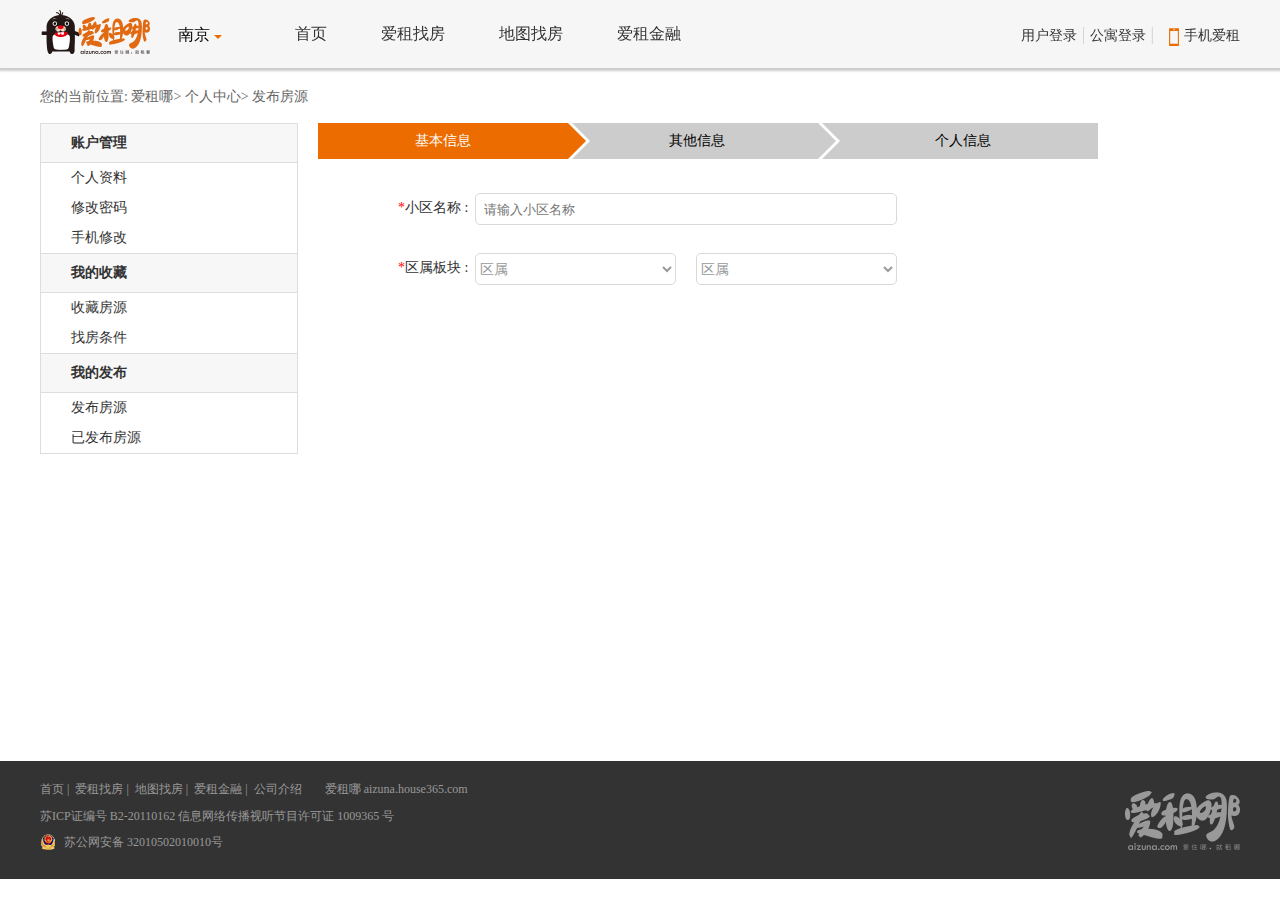
<file: web/index.html>
<!DOCTYPE html>
<html lang="en">
<head>
    <meta charset="UTF-8" />
    <title>Document</title>
    <link rel=stylesheet href="css/index.css">
    <link rel="stylesheet" href="css/iconfont.css">
</head>
<body>
    <div class="title">
        <div class="title-son">
            <img src="image/logo.png" alt="logo" class="logo">
            <div class="menu-per">
                <div class="select">南京</div>
                <div class="triangle"></div>
                    <div class="menu">
                        <div class="triangle1"></div>
                        <div class="triangle1"></div>
                        <div class="cont"></div>
                    </div>
            </div>
            <div class="gps">
                <a href="" title="">首页</a>
                <a href="" title="">爱租找房</a>
                <a href="" title="">地图找房</a>
                <a href="" title="">爱租金融</a>
            </div>
            <div class="gps-right">
                <div class='left'><a href="" title="">用户登录</a>&nbsp;|</div>
                <div class='left'>&nbsp;<a href="" title="">公寓登录</a>&nbsp;|</div>
                <div class='left'><span>&#xe619;</span><a href="" title="">手机爱租</a></div>
            </div>
        </div>
    </div>
    <div class="info"></div>
    <div class="body">
        <div class="site">
            您的当前位置:
            <a href="">爱租哪></a>
            <a href="">个人中心></a>
            <a href="">发布房源</a>
        </div>
        <div class="con">
            <div class="left">
                <div class="left-son">
                    <h1>账户管理</h1>
                </div>
                <div class="left-son1">
                    <a href="">个人资料</a>
                    <a href="">修改密码</a>
                    <a href="">手机修改</a>
                </div>
                <div class="left-son">
                    <h1>我的收藏</h1>
                </div>
                <div class="left-son1">
                    <a href="">收藏房源</a>
                    <a href="">找房条件</a>
                </div>
                <div class="left-son">
                    <h1>我的发布</h1>
                </div>
                <div class="left-son1 bor">
                    <a href="">发布房源</a>
                    <a href="">已发布房源</a>
                </div>
            </div>
            <div class="right">
                <div class="mes">
                    <div class="numer">基本信息</div>
                    <div class="num-tran"></div>
                    <div class="num-tran2"></div>
                    <div class="numer2">其他信息</div>
                    <div class="num2-tran"></div>
                    <div class="num2-tran2"></div>
                    <div class="numer3">个人信息</div>
                </div>
                <div class="width540">
                    <div class="right-son a">
                        <div class="font"><span>*</span>小区名称&nbsp;:&nbsp;&nbsp;</div>
                        <div class='input'>
                            <input type="text" name="" value="" placeholder="请输入小区名称">
                        </div>
                        <span class="text"></span>
                    </div>
                </div>
                <div class="width540">
                    <div class="right-son">
                        <div class="font"><span>*</span>区属板块&nbsp;:&nbsp;&nbsp;</div>
                        <div class='input width'>
                            <select>
                                <option value="">区属</option>
                                <option value="">区属</option>
                            </select>
                        </div>
                        <div class='input width mar'>
                            <select>
                                <option value="">区属</option>
                                <option value="">区属</option>
                            </select>
                        </div>
                        <span></span>
                    </div>
                </div>
<!--                 <div class="right-son marl">
                    <div class="font"><span>*</span>户型&nbsp;:&nbsp;&nbsp;</div>
                    <div class='input1 width1'>
                        <input type="text" name="" value="" placeholder="">
                    </div>
                    <span title=''>室</span>
                    <div class='input1 width1'>
                        <input type="text" name="" value="" placeholder="">
                    </div>
                    <span title=''>厅</span>
                    <div class='input1 width1'>
                        <input type="text" name="" value="" placeholder="">
                    </div>
                    <span title=''>卫</span>
                    <div class='input1 width1'>
                        <input type="text" name="" value="" placeholder="">
                    </div>
                    <span title=''>阳台</span>
                </div>
                <div class="right-son">
                    <div class="font"><span>*</span>出租形式&nbsp;:&nbsp;&nbsp;</div>
                    <div class='input'>
                        <input type="text" name="" value="" placeholder="请输入小区名称">
                    </div>
                </div>
                <div class="right-son marl">
                    <div class="font"><span>*</span>面积&nbsp;:&nbsp;&nbsp;</div>
                    <div class='input'>
                        <input type="text" name="" value="" placeholder="请输入面积">
                    </div>
                </div>
                <div class="right-son marl">
                    <div class="font"><span>*</span>租金&nbsp;:&nbsp;&nbsp;</div>
                    <div class='input'>
                        <input type="text" name="" value="" placeholder="请输入租金">
                    </div>
                </div>
                <div class="right-son">
                    <div class="font"><span>*</span>付款方式&nbsp;:&nbsp;&nbsp;</div>
                    <div class='input1'>
                        <input type="text" name="" value="" placeholder="请输入小区名称">
                    </div>
                </div>
                <div class="right-son">
                    <div class="font"><span>*</span>手机号码&nbsp;:&nbsp;&nbsp;</div>
                    <div class='input1'>
                        <input type="text" name="" value="" placeholder="请输入手机号码">
                    </div>
                </div>
                <div class="step-per">
                    <input type="button" name="" value="提交" class='step'>
                </div> -->
            </div>
        </div>
    </div>
    <div class="bottom">
        <div class="bottom-son">
            <div class="left">
                <a href="">首页</a>&nbsp;|&nbsp;
                <a href="">爱租找房</a>&nbsp;|&nbsp;
                <a href="">地图找房</a>&nbsp;|&nbsp;
                <a href="">爱租金融</a>&nbsp;|&nbsp;
                <a href="">公司介绍</a>
                <a href="" title="">爱租哪 aizuna.house365.com</a><br/>
                <span title=''>苏ICP证编号 B2-20110162 信息网络传播视听节目许可证 1009365 号</span>
                <div class="mar1">
                    <img src="image/plice.jpg" alt="">
                    <span>苏公网安备 32010502010010号</span>
                </div>
            </div>
            <div class="right">
                <img src="image/bottom-logo.png" alt="">
            </div>
        </div>
    </div>
</body>
</html>
<script src='js/jquery.min.js'></script>
<script src='js/index.js'></script>
</file>
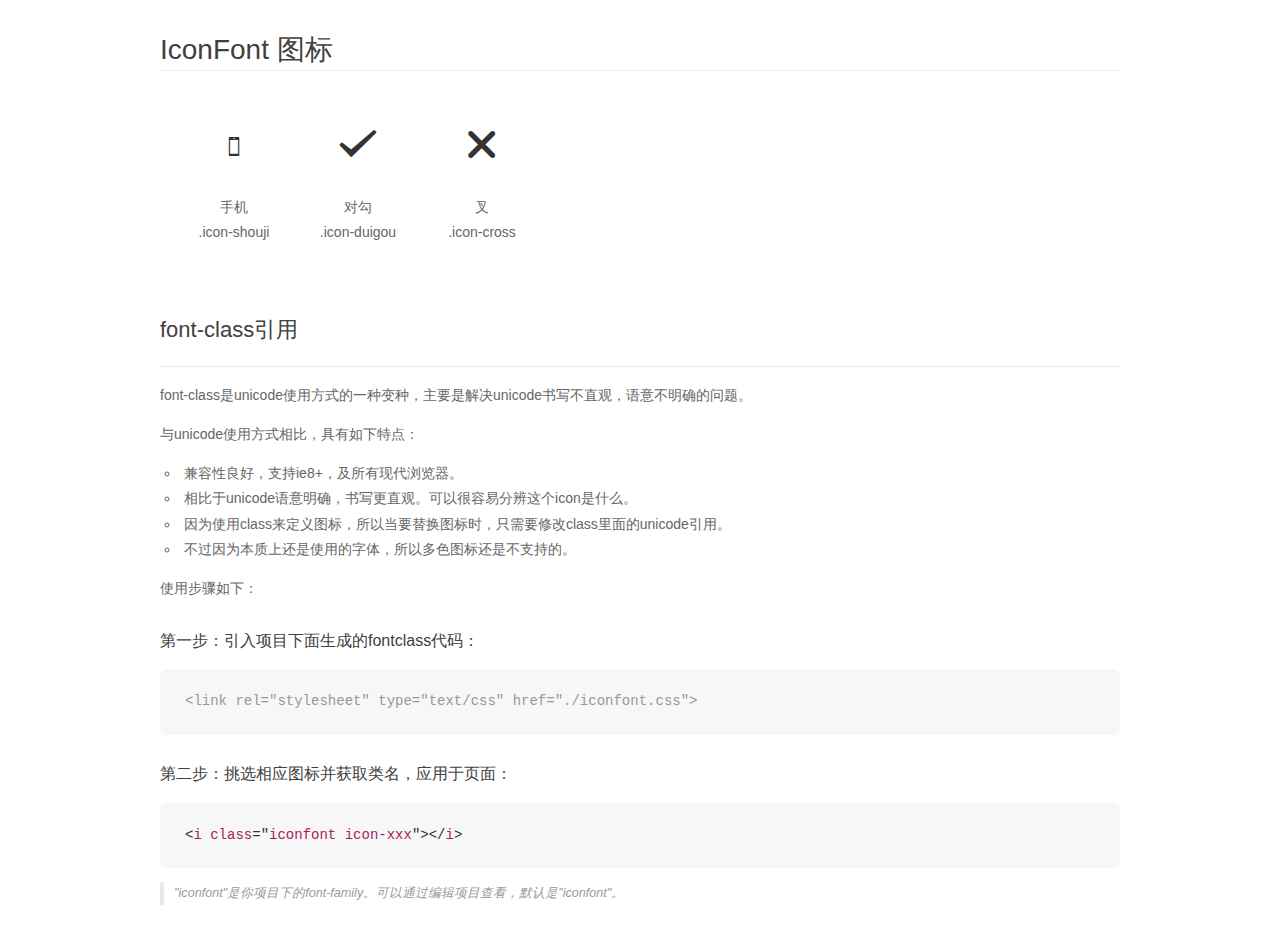
<file: web/css/demo_fontclass.html>
<!DOCTYPE html>
<html>
<head>
    <meta charset="utf-8"/>
    <title>IconFont</title>
    <link rel="stylesheet" href="demo.css">
    <link rel="stylesheet" href="iconfont.css">
</head>
<body>
    <div class="main markdown">
        <h1>IconFont 图标</h1>
        <ul class="icon_lists clear">
            
                <li>
                <i class="icon iconfont icon-shouji"></i>
                    <div class="name">手机</div>
                    <div class="fontclass">.icon-shouji</div>
                </li>
            
                <li>
                <i class="icon iconfont icon-duigou"></i>
                    <div class="name">对勾</div>
                    <div class="fontclass">.icon-duigou</div>
                </li>
            
                <li>
                <i class="icon iconfont icon-cross"></i>
                    <div class="name">叉 </div>
                    <div class="fontclass">.icon-cross</div>
                </li>
            
        </ul>

        <h2 id="font-class-">font-class引用</h2>
        <hr>

        <p>font-class是unicode使用方式的一种变种，主要是解决unicode书写不直观，语意不明确的问题。</p>
        <p>与unicode使用方式相比，具有如下特点：</p>
        <ul>
        <li>兼容性良好，支持ie8+，及所有现代浏览器。</li>
        <li>相比于unicode语意明确，书写更直观。可以很容易分辨这个icon是什么。</li>
        <li>因为使用class来定义图标，所以当要替换图标时，只需要修改class里面的unicode引用。</li>
        <li>不过因为本质上还是使用的字体，所以多色图标还是不支持的。</li>
        </ul>
        <p>使用步骤如下：</p>
        <h3 id="-fontclass-">第一步：引入项目下面生成的fontclass代码：</h3>


        <pre><code class="lang-js hljs javascript"><span class="hljs-comment">&lt;link rel="stylesheet" type="text/css" href="./iconfont.css"&gt;</span></code></pre>
        <h3 id="-">第二步：挑选相应图标并获取类名，应用于页面：</h3>
        <pre><code class="lang-css hljs">&lt;<span class="hljs-selector-tag">i</span> <span class="hljs-selector-tag">class</span>="<span class="hljs-selector-tag">iconfont</span> <span class="hljs-selector-tag">icon-xxx</span>"&gt;&lt;/<span class="hljs-selector-tag">i</span>&gt;</code></pre>
        <blockquote>
        <p>"iconfont"是你项目下的font-family。可以通过编辑项目查看，默认是"iconfont"。</p>
        </blockquote>
    </div>
</body>
</html>
</file>
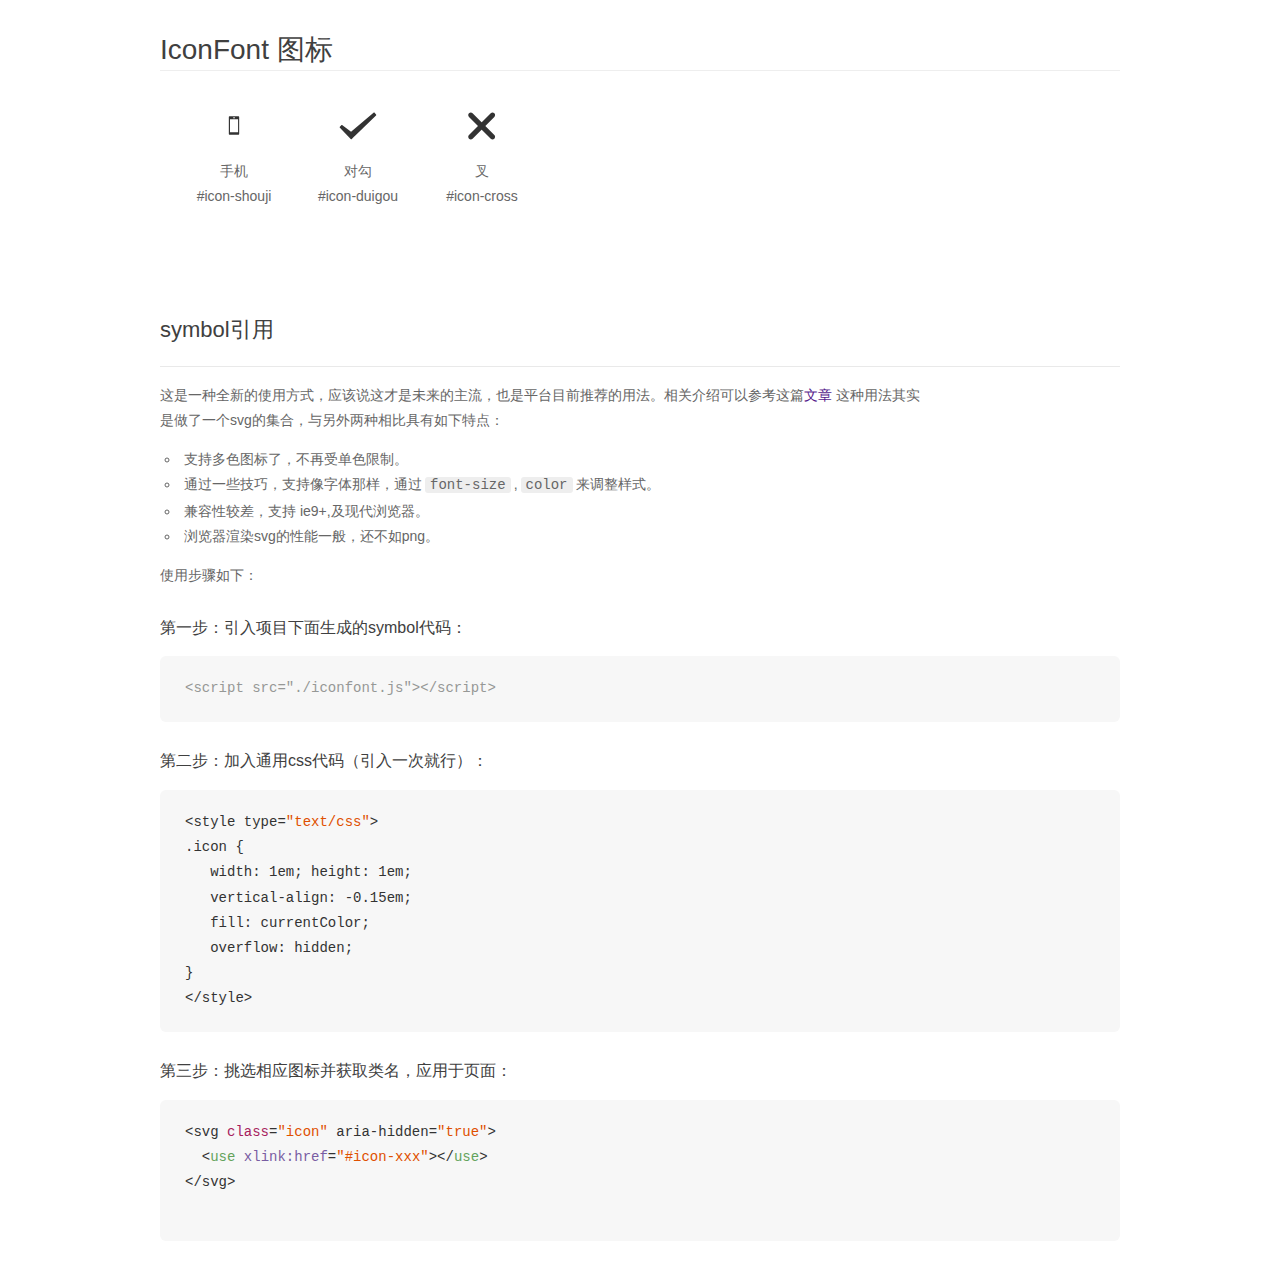
<file: web/css/demo_symbol.html>
<!DOCTYPE html>
<html>
<head>
    <meta charset="utf-8"/>
    <title>IconFont</title>
    <link rel="stylesheet" href="demo.css">
    <script src="iconfont.js"></script>

    <style type="text/css">
        .icon {
          /* 通过设置 font-size 来改变图标大小 */
          width: 1em; height: 1em;
          /* 图标和文字相邻时，垂直对齐 */
          vertical-align: -0.15em;
          /* 通过设置 color 来改变 SVG 的颜色/fill */
          fill: currentColor;
          /* path 和 stroke 溢出 viewBox 部分在 IE 下会显示
             normalize.css 中也包含这行 */
          overflow: hidden;
        }

    </style>
</head>
<body>
    <div class="main markdown">
        <h1>IconFont 图标</h1>
        <ul class="icon_lists clear">
            
                <li>
                    <svg class="icon" aria-hidden="true">
                        <use xlink:href="#icon-shouji"></use>
                    </svg>
                    <div class="name">手机</div>
                    <div class="fontclass">#icon-shouji</div>
                </li>
            
                <li>
                    <svg class="icon" aria-hidden="true">
                        <use xlink:href="#icon-duigou"></use>
                    </svg>
                    <div class="name">对勾</div>
                    <div class="fontclass">#icon-duigou</div>
                </li>
            
                <li>
                    <svg class="icon" aria-hidden="true">
                        <use xlink:href="#icon-cross"></use>
                    </svg>
                    <div class="name">叉 </div>
                    <div class="fontclass">#icon-cross</div>
                </li>
            
        </ul>


        <h2 id="symbol-">symbol引用</h2>
        <hr>

        <p>这是一种全新的使用方式，应该说这才是未来的主流，也是平台目前推荐的用法。相关介绍可以参考这篇<a href="">文章</a>
        这种用法其实是做了一个svg的集合，与另外两种相比具有如下特点：</p>
        <ul>
          <li>支持多色图标了，不再受单色限制。</li>
          <li>通过一些技巧，支持像字体那样，通过<code>font-size</code>,<code>color</code>来调整样式。</li>
          <li>兼容性较差，支持 ie9+,及现代浏览器。</li>
          <li>浏览器渲染svg的性能一般，还不如png。</li>
        </ul>
        <p>使用步骤如下：</p>
        <h3 id="-symbol-">第一步：引入项目下面生成的symbol代码：</h3>
        <pre><code class="lang-js hljs javascript"><span class="hljs-comment">&lt;script src="./iconfont.js"&gt;&lt;/script&gt;</span></code></pre>
        <h3 id="-css-">第二步：加入通用css代码（引入一次就行）：</h3>
        <pre><code class="lang-js hljs javascript">&lt;style type=<span class="hljs-string">"text/css"</span>&gt;
.icon {
   width: <span class="hljs-number">1</span>em; height: <span class="hljs-number">1</span>em;
   vertical-align: <span class="hljs-number">-0.15</span>em;
   fill: currentColor;
   overflow: hidden;
}
&lt;<span class="hljs-regexp">/style&gt;</span></code></pre>
        <h3 id="-">第三步：挑选相应图标并获取类名，应用于页面：</h3>
        <pre><code class="lang-js hljs javascript">&lt;svg <span class="hljs-class"><span class="hljs-keyword">class</span></span>=<span class="hljs-string">"icon"</span> aria-hidden=<span class="hljs-string">"true"</span>&gt;<span class="xml"><span class="hljs-tag">
  &lt;<span class="hljs-name">use</span> <span class="hljs-attr">xlink:href</span>=<span class="hljs-string">"#icon-xxx"</span>&gt;</span><span class="hljs-tag">&lt;/<span class="hljs-name">use</span>&gt;</span>
</span>&lt;<span class="hljs-regexp">/svg&gt;
        </span></code></pre>
    </div>
</body>
</html>
</file>
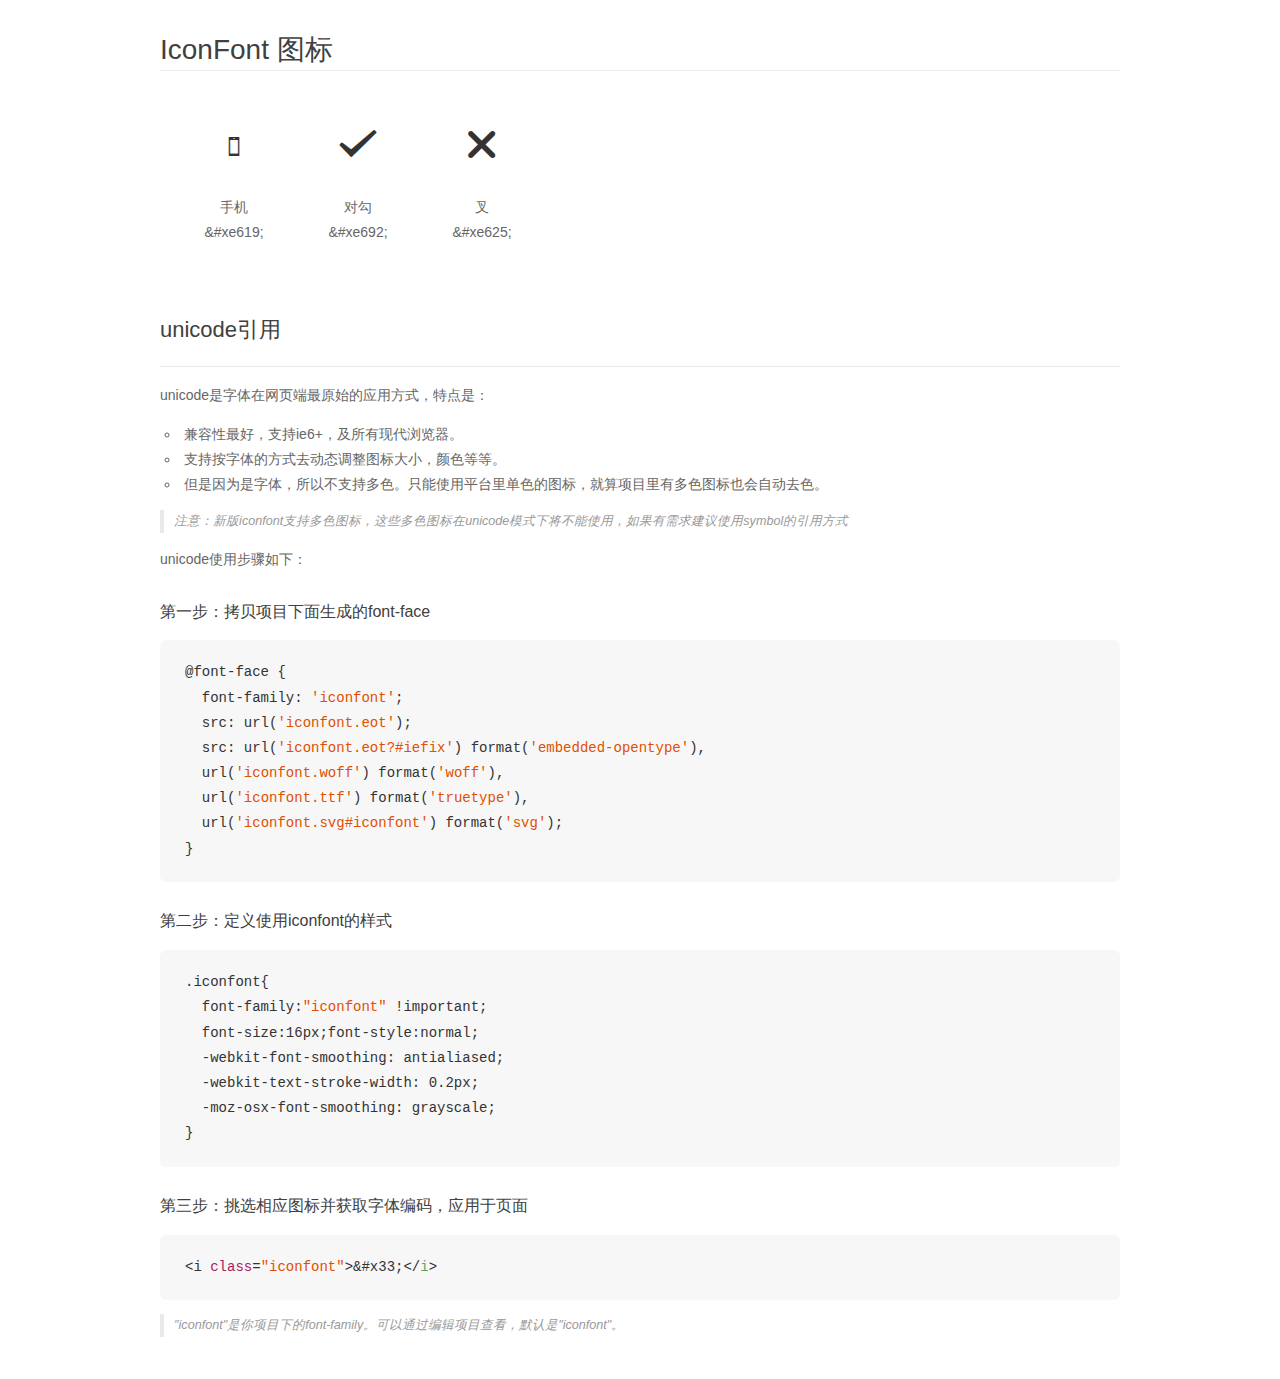
<file: web/css/demo_unicode.html>
<!DOCTYPE html>
<html>
<head>
    <meta charset="utf-8"/>
    <title>IconFont</title>
    <link rel="stylesheet" href="demo.css">

    <style type="text/css">

        @font-face {font-family: "iconfont";
          src: url('iconfont.eot'); /* IE9*/
          src: url('iconfont.eot#iefix') format('embedded-opentype'), /* IE6-IE8 */
          url('iconfont.woff') format('woff'), /* chrome, firefox */
          url('iconfont.ttf') format('truetype'), /* chrome, firefox, opera, Safari, Android, iOS 4.2+*/
          url('iconfont.svg#iconfont') format('svg'); /* iOS 4.1- */
        }

        .iconfont {
          font-family:"iconfont" !important;
          font-size:16px;
          font-style:normal;
          -webkit-font-smoothing: antialiased;
          -webkit-text-stroke-width: 0.2px;
          -moz-osx-font-smoothing: grayscale;
        }

    </style>
</head>
<body>
    <div class="main markdown">
        <h1>IconFont 图标</h1>
        <ul class="icon_lists clear">
            
                <li>
                <i class="icon iconfont">&#xe619;</i>
                    <div class="name">手机</div>
                    <div class="code">&amp;#xe619;</div>
                </li>
            
                <li>
                <i class="icon iconfont">&#xe692;</i>
                    <div class="name">对勾</div>
                    <div class="code">&amp;#xe692;</div>
                </li>
            
                <li>
                <i class="icon iconfont">&#xe625;</i>
                    <div class="name">叉 </div>
                    <div class="code">&amp;#xe625;</div>
                </li>
            
        </ul>
        <h2 id="unicode-">unicode引用</h2>
        <hr>

        <p>unicode是字体在网页端最原始的应用方式，特点是：</p>
        <ul>
        <li>兼容性最好，支持ie6+，及所有现代浏览器。</li>
        <li>支持按字体的方式去动态调整图标大小，颜色等等。</li>
        <li>但是因为是字体，所以不支持多色。只能使用平台里单色的图标，就算项目里有多色图标也会自动去色。</li>
        </ul>
        <blockquote>
        <p>注意：新版iconfont支持多色图标，这些多色图标在unicode模式下将不能使用，如果有需求建议使用symbol的引用方式</p>
        </blockquote>
        <p>unicode使用步骤如下：</p>
        <h3 id="-font-face">第一步：拷贝项目下面生成的font-face</h3>
        <pre><code class="lang-js hljs javascript">@font-face {
  font-family: <span class="hljs-string">'iconfont'</span>;
  src: url(<span class="hljs-string">'iconfont.eot'</span>);
  src: url(<span class="hljs-string">'iconfont.eot?#iefix'</span>) format(<span class="hljs-string">'embedded-opentype'</span>),
  url(<span class="hljs-string">'iconfont.woff'</span>) format(<span class="hljs-string">'woff'</span>),
  url(<span class="hljs-string">'iconfont.ttf'</span>) format(<span class="hljs-string">'truetype'</span>),
  url(<span class="hljs-string">'iconfont.svg#iconfont'</span>) format(<span class="hljs-string">'svg'</span>);
}
</code></pre>
        <h3 id="-iconfont-">第二步：定义使用iconfont的样式</h3>
        <pre><code class="lang-js hljs javascript">.iconfont{
  font-family:<span class="hljs-string">"iconfont"</span> !important;
  font-size:<span class="hljs-number">16</span>px;font-style:normal;
  -webkit-font-smoothing: antialiased;
  -webkit-text-stroke-width: <span class="hljs-number">0.2</span>px;
  -moz-osx-font-smoothing: grayscale;
}
</code></pre>
        <h3 id="-">第三步：挑选相应图标并获取字体编码，应用于页面</h3>
        <pre><code class="lang-js hljs javascript">&lt;i <span class="hljs-class"><span class="hljs-keyword">class</span></span>=<span class="hljs-string">"iconfont"</span>&gt;&amp;#x33;<span class="xml"><span class="hljs-tag">&lt;/<span class="hljs-name">i</span>&gt;</span></span></code></pre>

        <blockquote>
        <p>"iconfont"是你项目下的font-family。可以通过编辑项目查看，默认是"iconfont"。</p>
        </blockquote>
    </div>


</body>
</html>
</file>
<file: web/css/index.css>
* {
  padding: 0;
  margin: 0; }

html, body {
  height: 100%;
  font-family: 'Microsoft Yahei'; }

a {
  text-decoration: none; }

.title {
  width: 100%;
  height: 68px;
  background: #f6f6f6;
  box-shadow: 1px 1px 2px 2px #ccc;
  position: fixed;
  top: 0;
  left: 0;
  z-index: 10; }
  .title .title-son {
    width: 1200px;
    margin: 0 auto; }
    .title .title-son .logo {
      margin-top: 10px;
      float: left; }
    .title .title-son .menu-per .select {
      margin: 25px 0 0 28px;
      float: left;
      margin-right: 4px;
      cursor: pointer; }
    .title .title-son .menu-per .triangle {
      height: 0;
      width: 0;
      float: left;
      margin: 35px 23px 0 0;
      border-top: 4px solid #ec6c00;
      border-right: 4px solid transparent;
      border-left: 4px solid transparent;
      cursor: pointer; }
    .title .title-son .menu-per .menu {
      width: 200px;
      position: relative;
      left: 140px;
      top: 68px;
      display: none; }
      .title .title-son .menu-per .menu .triangle1, .title .title-son .menu-per .menu .triangle2 {
        height: 0;
        width: 0;
        position: absolute;
        top: -4px;
        left: 20px;
        border-bottom: 5px solid #ccc;
        border-right: 5px solid transparent;
        border-left: 5px solid transparent;
        z-index: 1; }
      .title .title-son .menu-per .menu .cont {
        position: absolute;
        top: 0;
        height: 100px;
        width: 200px;
        border: 1px solid #ccc;
        border-radius: 5px;
        background: #fff; }
      .title .title-son .menu-per .menu .triangle2 {
        left: 22px;
        border-bottom: 5px solid #fff;
        border-right: 4px solid transparent;
        border-left: 4px solid transparent;
        z-index: 2; }
    .title .title-son .gps {
      line-height: 68px;
      float: left; }
      .title .title-son .gps a {
        font-size: 16px;
        color: #333;
        margin-left: 50px; }
    .title .title-son .gps-right {
      line-height: 68px;
      float: right;
      color: #d2d2d2;
      font-size: 18px; }
      .title .title-son .gps-right .left {
        float: left; }
        .title .title-son .gps-right .left a {
          font-size: 14px;
          color: #333; }
        .title .title-son .gps-right .left span {
          text-align: center;
          width: 30px;
          height: 20px;
          font-family: 'iconfont';
          font-size: 40px;
          color: #ec6c00;
          display: block;
          float: left; }

.info {
  height: 70px;
  width: 100%; }

.body {
  width: 1200px;
  margin: 0 auto; }
  .body .site {
    line-height: 53px;
    font-size: 14px;
    color: #666666; }
    .body .site a {
      font-size: 14px;
      color: #666666; }
  .body .con {
    height: 638px; }
    .body .con .left {
      width: 258px;
      height: 380px;
      float: left; }
      .body .con .left .left-son {
        background: #f7f7f7;
        border: 1px solid #ddd; }
        .body .con .left .left-son h1 {
          font-size: 14px;
          color: #333;
          line-height: 38px;
          margin-left: 30px; }
      .body .con .left .left-son1 {
        border-left: 1px solid #ddd;
        border-right: 1px solid #ddd; }
        .body .con .left .left-son1 a {
          display: block;
          font-size: 14px;
          color: #333;
          line-height: 30px;
          margin-left: 30px; }
      .body .con .left .left-son1.bor {
        border-bottom: 1px solid #ddd; }
    .body .con .right {
      width: 780px;
      margin-left: 20px;
      float: left; }
      .body .con .right .mes {
        width: 780px;
        height: 36px;
        background: #ccc;
        margin-bottom: 34px;
        position: relative; }
        .body .con .right .mes .numer, .body .con .right .mes .numer2, .body .con .right .mes .numer3 {
          line-height: 36px;
          text-align: center;
          width: 250px;
          background: #ec6c00;
          font-size: 14px;
          color: #fff;
          position: absolute;
          top: 0;
          left: 0; }
        .body .con .right .mes .num-tran, .body .con .right .mes .num2-tran {
          border-top: 18px solid transparent;
          border-bottom: 18px solid transparent;
          border-left: 18px solid #ec6c00;
          position: absolute;
          top: 0;
          left: 250px;
          z-index: 3; }
        .body .con .right .mes .num-tran2, .body .con .right .mes .num2-tran2 {
          border-top: 22px solid transparent;
          border-bottom: 22px solid transparent;
          border-left: 22px solid #fff;
          position: absolute;
          top: -4px;
          left: 250px;
          z-index: 2; }
        .body .con .right .mes .numer2, .body .con .right .mes .numer3 {
          color: #000;
          left: 254px;
          background: #ccc; }
        .body .con .right .mes .num2-tran {
          border-left: 18px solid #ccc;
          left: 500px; }
        .body .con .right .mes .num2-tran2 {
          left: 500px; }
        .body .con .right .mes .numer3 {
          left: 520px; }
      .body .con .right .width540 {
        width: 540px;
        margin-left: 80px; }
        .body .con .right .width540 .right-son {
          float: left;
          margin-bottom: 28px;
          overflow: hidden; }
          .body .con .right .width540 .right-son .font {
            float: left;
            line-height: 30px;
            font-size: 14px;
            color: #333; }
            .body .con .right .width540 .right-son .font span {
              color: red; }
          .body .con .right .width540 .right-son .input, .body .con .right .width540 .right-son .input1 {
            width: 420px;
            border: 1px solid #d9d9d9;
            border-radius: 5px;
            float: left;
            margin-right: 10px;
            line-height: 30px; }
            .body .con .right .width540 .right-son .input input, .body .con .right .width540 .right-son .input1 input {
              width: 100%;
              margin-left: 8px;
              border: none;
              background: none;
              outline: none; }
            .body .con .right .width540 .right-son .input select, .body .con .right .width540 .right-son .input1 select {
              font-size: 14px;
              color: #999;
              width: 100%;
              outline: none;
              border: none;
              background: none; }
              .body .con .right .width540 .right-son .input select option, .body .con .right .width540 .right-son .input1 select option {
                font-size: 14px;
                color: #000; }
          .body .con .right .width540 .right-son .text {
            font-family: 'iconfont'; }
          .body .con .right .width540 .right-son .input.width, .body .con .right .width540 .right-son .width.input1 {
            width: 199px; }
          .body .con .right .width540 .right-son .input.width1, .body .con .right .width540 .right-son .width1.input1 {
            width: 74px; }
          .body .con .right .width540 .right-son .mar {
            margin-left: 10px; }
          .body .con .right .width540 .right-son .input1 {
            margin-right: 0; }
          .body .con .right .width540 .right-son span[title] {
            line-height: 30px;
            float: left;
            font-size: 16px;
            color: #000;
            margin: 0 5px; }
      .body .con .right .right-son.marl {
        margin-left: 108px; }
      .body .con .right .step-per {
        width: 506px;
        float: left;
        margin-left: 80px;
        text-align: center; }
        .body .con .right .step-per .step {
          width: 140px;
          height: 42px;
          background: #ec6c00;
          font-size: 16px;
          color: #fff;
          outline: none;
          border: none;
          border-radius: 5px; }

.bottom {
  width: 100%;
  height: 118px;
  background: #333;
  font-size: 12px;
  color: #999; }
  .bottom .bottom-son {
    width: 1200px;
    margin: 0 auto;
    overflow: hidden; }
    .bottom .bottom-son .left {
      margin-top: 20px;
      float: left; }
      .bottom .bottom-son .left a {
        font-size: 12px;
        color: #999; }
      .bottom .bottom-son .left a[title] {
        margin-left: 20px; }
      .bottom .bottom-son .left span[title=''] {
        font-size: 12px;
        color: #999;
        display: block;
        margin-top: 10px; }
      .bottom .bottom-son .left .mar1 {
        margin-top: 8px; }
        .bottom .bottom-son .left .mar1 img {
          float: left; }
        .bottom .bottom-son .left .mar1 span {
          margin-left: 8px;
          float: left;
          line-height: 18px; }
    .bottom .bottom-son .right {
      margin-top: 30px;
      float: right; }

/*# sourceMappingURL=index.css.map */
</file>
<file: web/css/iconfont.css>
@font-face {font-family: "iconfont";
  src: url('iconfont.eot?t=1492240047766'); /* IE9*/
  src: url('iconfont.eot?t=1492240047766#iefix') format('embedded-opentype'), /* IE6-IE8 */
  url('iconfont.woff?t=1492240047766') format('woff'), /* chrome, firefox */
  url('iconfont.ttf?t=1492240047766') format('truetype'), /* chrome, firefox, opera, Safari, Android, iOS 4.2+*/
  url('iconfont.svg?t=1492240047766#iconfont') format('svg'); /* iOS 4.1- */
}

.iconfont {
  font-family:"iconfont" !important;
  font-size:16px;
  font-style:normal;
  -webkit-font-smoothing: antialiased;
  -moz-osx-font-smoothing: grayscale;
}

.icon-shouji:before { content: "\e619"; }

.icon-duigou:before { content: "\e692"; }

.icon-cross:before { content: "\e625"; }
</file>
<file: web/css/demo.css>
*{margin: 0;padding: 0;list-style: none;}
/*
KISSY CSS Reset
理念：1. reset 的目的不是清除浏览器的默认样式，这仅是部分工作。清除和重置是紧密不可分的。
2. reset 的目的不是让默认样式在所有浏览器下一致，而是减少默认样式有可能带来的问题。
3. reset 期望提供一套普适通用的基础样式。但没有银弹，推荐根据具体需求，裁剪和修改后再使用。
特色：1. 适应中文；2. 基于最新主流浏览器。
维护：玉伯<lifesinger@gmail.com>, 正淳<ragecarrier@gmail.com>
 */

/** 清除内外边距 **/
body, h1, h2, h3, h4, h5, h6, hr, p, blockquote, /* structural elements 结构元素 */
dl, dt, dd, ul, ol, li, /* list elements 列表元素 */
pre, /* text formatting elements 文本格式元素 */
form, fieldset, legend, button, input, textarea, /* form elements 表单元素 */
th, td /* table elements 表格元素 */ {
  margin: 0;
  padding: 0;
}

/** 设置默认字体 **/
body,
button, input, select, textarea /* for ie */ {
  font: 12px/1.5 tahoma, arial, \5b8b\4f53, sans-serif;
}
h1, h2, h3, h4, h5, h6 { font-size: 100%; }
address, cite, dfn, em, var { font-style: normal; } /* 将斜体扶正 */
code, kbd, pre, samp { font-family: courier new, courier, monospace; } /* 统一等宽字体 */
small { font-size: 12px; } /* 小于 12px 的中文很难阅读，让 small 正常化 */

/** 重置列表元素 **/
ul, ol { list-style: none; }

/** 重置文本格式元素 **/
a { text-decoration: none; }
a:hover { text-decoration: underline; }


/** 重置表单元素 **/
legend { color: #000; } /* for ie6 */
fieldset, img { border: 0; } /* img 搭车：让链接里的 img 无边框 */
button, input, select, textarea { font-size: 100%; } /* 使得表单元素在 ie 下能继承字体大小 */
/* 注：optgroup 无法扶正 */

/** 重置表格元素 **/
table { border-collapse: collapse; border-spacing: 0; }

/* 清除浮动 */
.ks-clear:after, .clear:after {
  content: '\20';
  display: block;
  height: 0;
  clear: both;
}
.ks-clear, .clear {
  *zoom: 1;
}

.main {
  padding: 30px 100px;
width: 960px;
margin: 0 auto;
}
.main h1{font-size:36px; color:#333; text-align:left;margin-bottom:30px; border-bottom: 1px solid #eee;}

.helps{margin-top:40px;}
.helps pre{
  padding:20px;
  margin:10px 0;
  border:solid 1px #e7e1cd;
  background-color: #fffdef;
  overflow: auto;
}

.icon_lists{
  width: 100% !important;

}

.icon_lists li{
  float:left;
  width: 100px;
  height:180px;
  text-align: center;
  list-style: none !important;
}
.icon_lists .icon{
  font-size: 42px;
  line-height: 100px;
  margin: 10px 0;
  color:#333;
  -webkit-transition: font-size 0.25s ease-out 0s;
  -moz-transition: font-size 0.25s ease-out 0s;
  transition: font-size 0.25s ease-out 0s;

}
.icon_lists .icon:hover{
  font-size: 100px;
}



.markdown {
  color: #666;
  font-size: 14px;
  line-height: 1.8;
}

.highlight {
  line-height: 1.5;
}

.markdown img {
  vertical-align: middle;
  max-width: 100%;
}

.markdown h1 {
  color: #404040;
  font-weight: 500;
  line-height: 40px;
  margin-bottom: 24px;
}

.markdown h2,
.markdown h3,
.markdown h4,
.markdown h5,
.markdown h6 {
  color: #404040;
  margin: 1.6em 0 0.6em 0;
  font-weight: 500;
  clear: both;
}

.markdown h1 {
  font-size: 28px;
}

.markdown h2 {
  font-size: 22px;
}

.markdown h3 {
  font-size: 16px;
}

.markdown h4 {
  font-size: 14px;
}

.markdown h5 {
  font-size: 12px;
}

.markdown h6 {
  font-size: 12px;
}

.markdown hr {
  height: 1px;
  border: 0;
  background: #e9e9e9;
  margin: 16px 0;
  clear: both;
}

.markdown p,
.markdown pre {
  margin: 1em 0;
}

.markdown > p,
.markdown > blockquote,
.markdown > .highlight,
.markdown > ol,
.markdown > ul {
  width: 80%;
}

.markdown ul > li {
  list-style: circle;
}

.markdown > ul li,
.markdown blockquote ul > li {
  margin-left: 20px;
  padding-left: 4px;
}

.markdown > ul li p,
.markdown > ol li p {
  margin: 0.6em 0;
}

.markdown ol > li {
  list-style: decimal;
}

.markdown > ol li,
.markdown blockquote ol > li {
  margin-left: 20px;
  padding-left: 4px;
}

.markdown code {
  margin: 0 3px;
  padding: 0 5px;
  background: #eee;
  border-radius: 3px;
}

.markdown pre {
  border-radius: 6px;
  background: #f7f7f7;
  padding: 20px;
}

.markdown pre code {
  border: none;
  background: #f7f7f7;
  margin: 0;
}

.markdown strong,
.markdown b {
  font-weight: 600;
}

.markdown > table {
  border-collapse: collapse;
  border-spacing: 0px;
  empty-cells: show;
  border: 1px solid #e9e9e9;
  width: 95%;
  margin-bottom: 24px;
}

.markdown > table th {
  white-space: nowrap;
  color: #333;
  font-weight: 600;

}

.markdown > table th,
.markdown > table td {
  border: 1px solid #e9e9e9;
  padding: 8px 16px;
  text-align: left;
}

.markdown > table th {
  background: #F7F7F7;
}

.markdown blockquote {
  font-size: 90%;
  color: #999;
  border-left: 4px solid #e9e9e9;
  padding-left: 0.8em;
  margin: 1em 0;
  font-style: italic;
}

.markdown blockquote p {
  margin: 0;
}

.markdown .anchor {
  opacity: 0;
  transition: opacity 0.3s ease;
  margin-left: 8px;
}

.markdown .waiting {
  color: #ccc;
}

.markdown h1:hover .anchor,
.markdown h2:hover .anchor,
.markdown h3:hover .anchor,
.markdown h4:hover .anchor,
.markdown h5:hover .anchor,
.markdown h6:hover .anchor {
  opacity: 1;
  display: inline-block;
}

.markdown > br,
.markdown > p > br {
  clear: both;
}


.hljs {
  display: block;
  background: white;
  padding: 0.5em;
  color: #333333;
  overflow-x: auto;
}

.hljs-comment,
.hljs-meta {
  color: #969896;
}

.hljs-string,
.hljs-variable,
.hljs-template-variable,
.hljs-strong,
.hljs-emphasis,
.hljs-quote {
  color: #df5000;
}

.hljs-keyword,
.hljs-selector-tag,
.hljs-type {
  color: #a71d5d;
}

.hljs-literal,
.hljs-symbol,
.hljs-bullet,
.hljs-attribute {
  color: #0086b3;
}

.hljs-section,
.hljs-name {
  color: #63a35c;
}

.hljs-tag {
  color: #333333;
}

.hljs-title,
.hljs-attr,
.hljs-selector-id,
.hljs-selector-class,
.hljs-selector-attr,
.hljs-selector-pseudo {
  color: #795da3;
}

.hljs-addition {
  color: #55a532;
  background-color: #eaffea;
}

.hljs-deletion {
  color: #bd2c00;
  background-color: #ffecec;
}

.hljs-link {
  text-decoration: underline;
}

pre{
  background: #fff;
}
</file>
